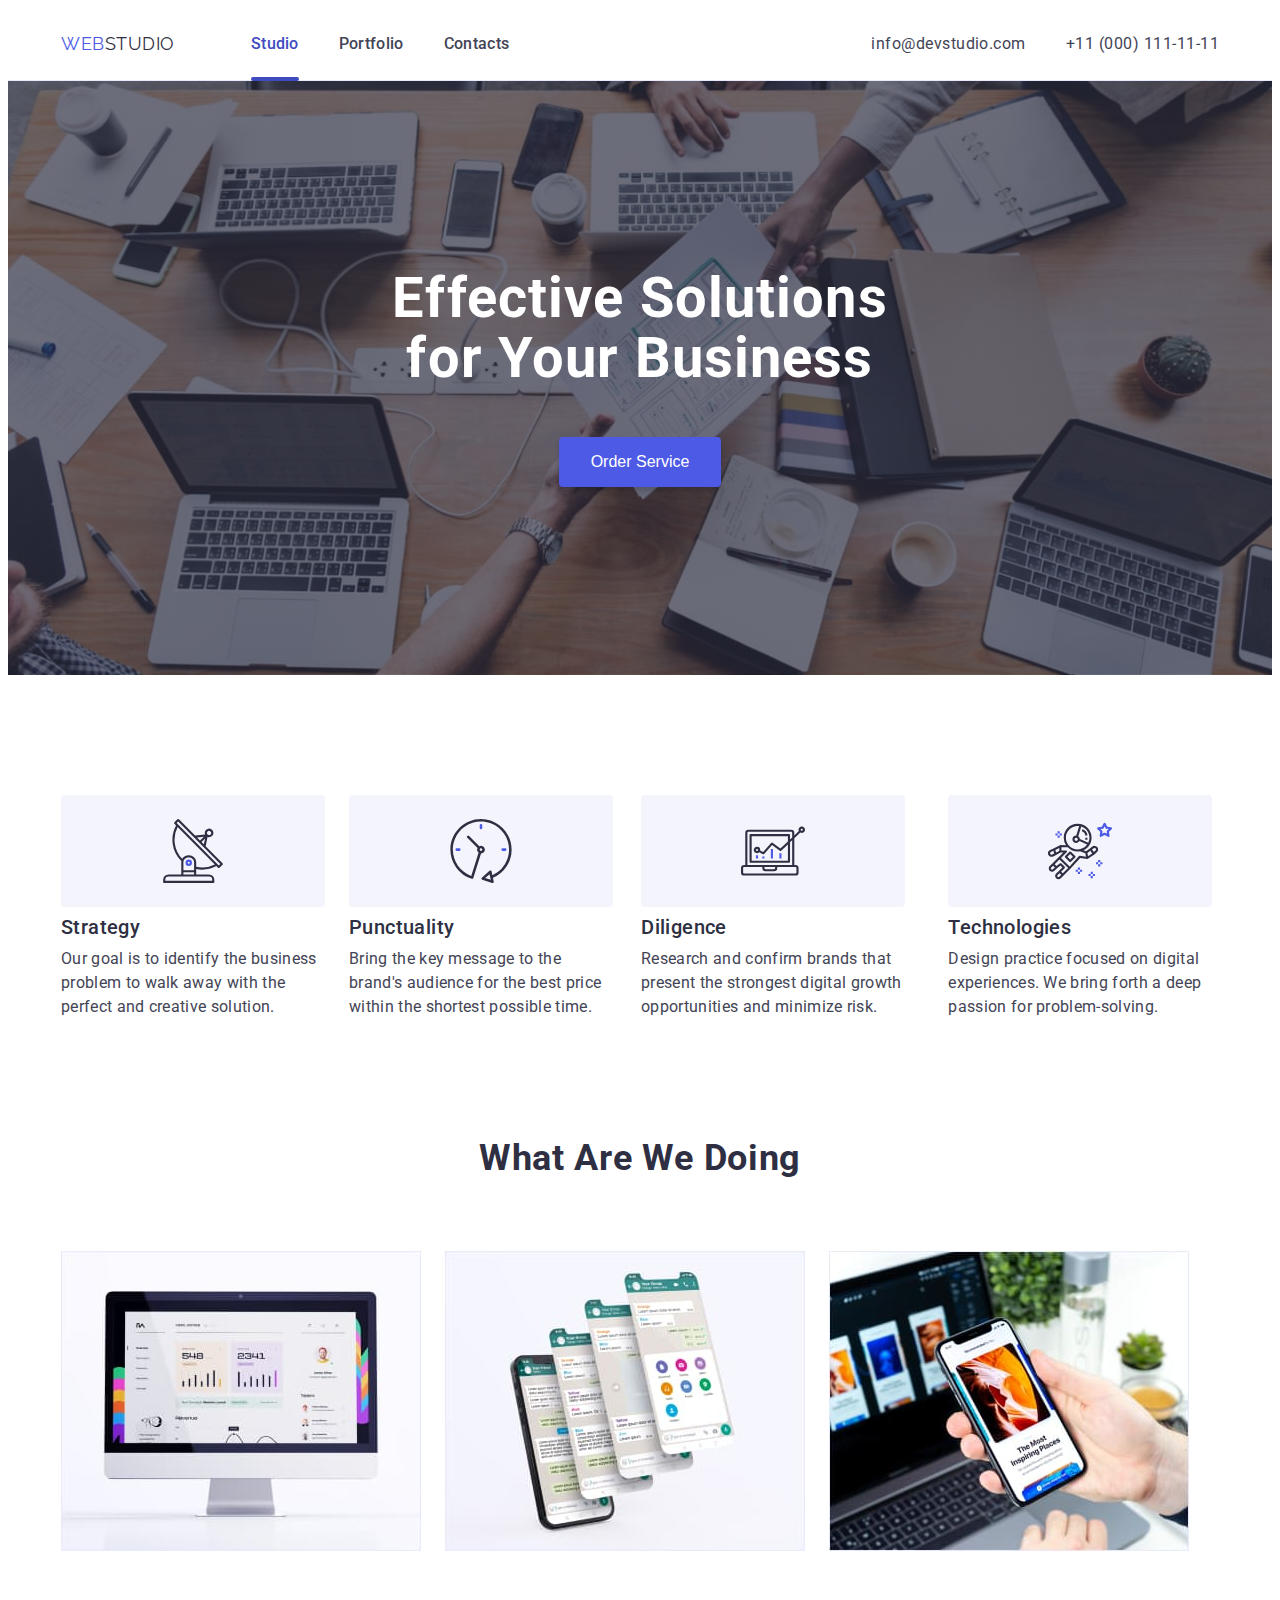
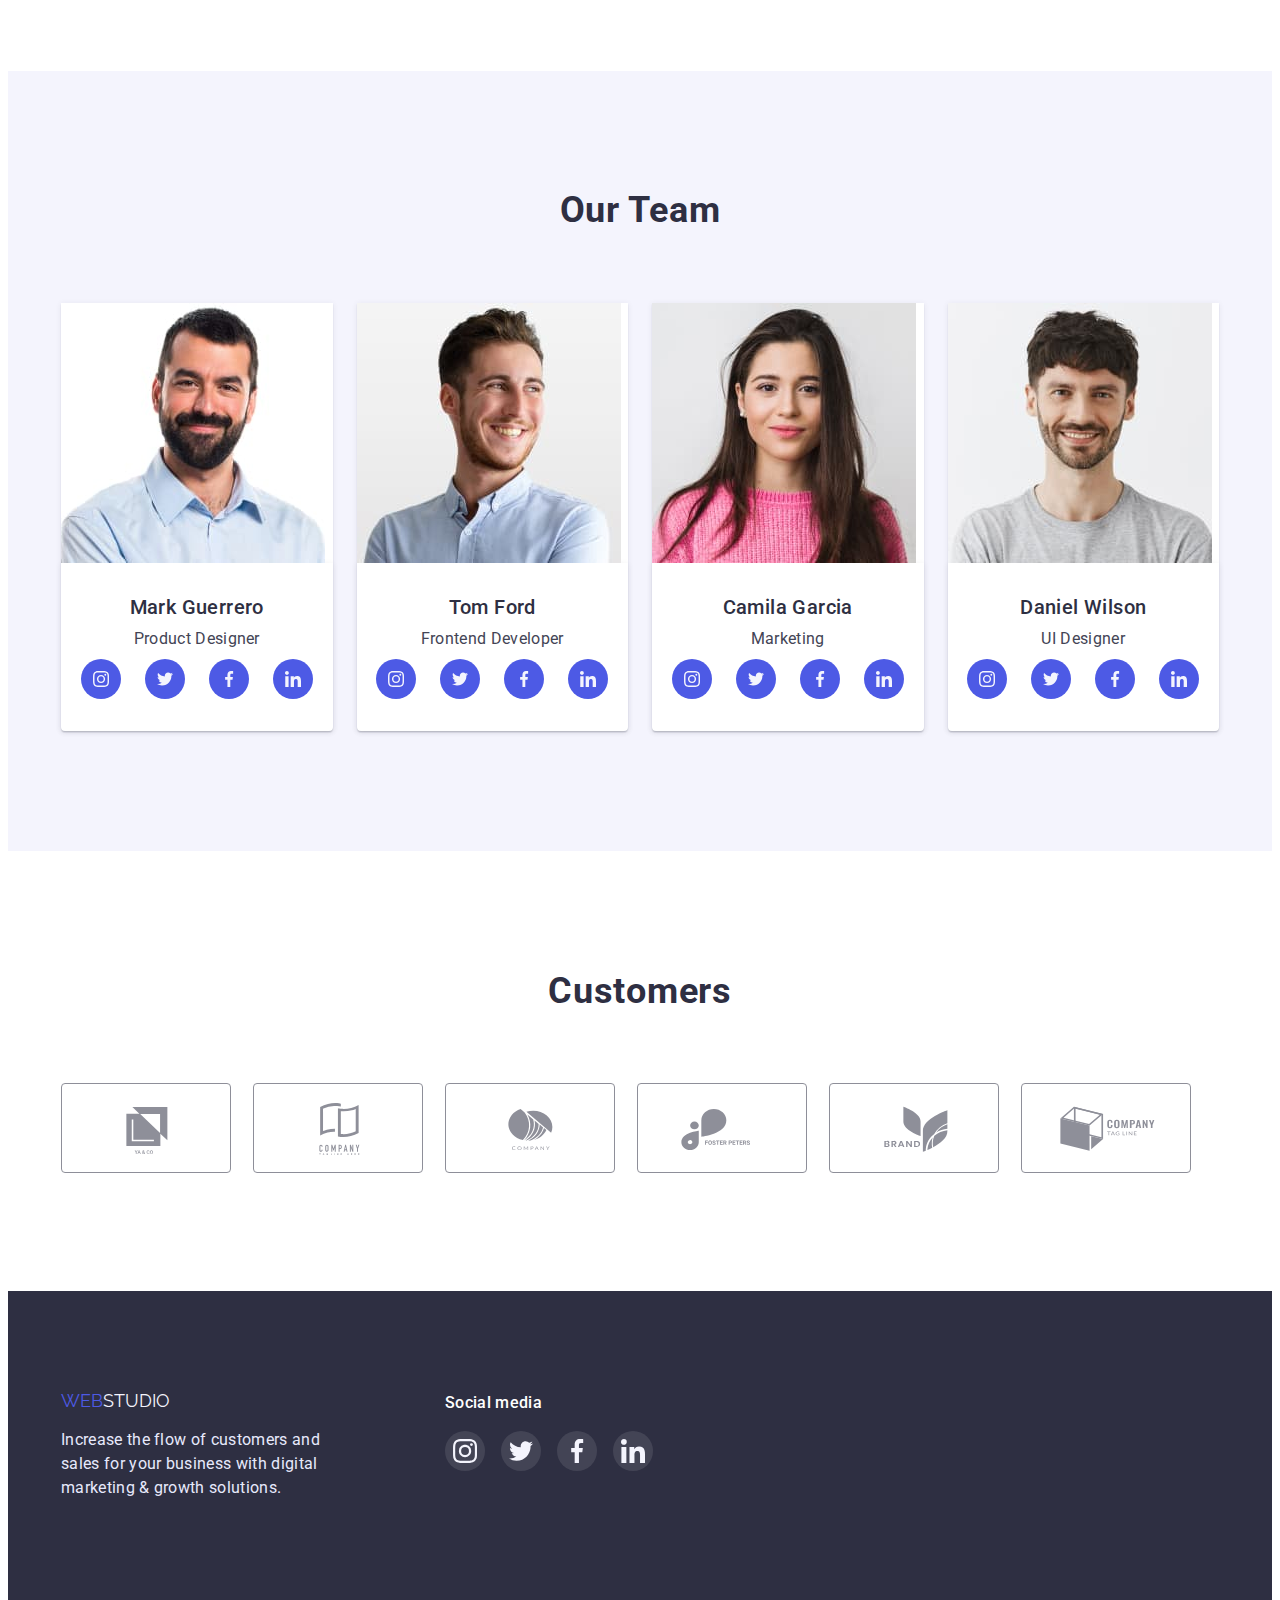
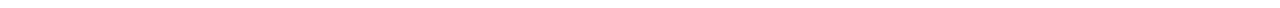
<file: index.html>
<!DOCTYPE html>
<html lang="en">
  <head>
    <meta charset="UTF-8" />
    <meta http-equiv="X-UA-Compatible" content="IE=edge" />
    <meta name="viewport" content="width=device-width, initial-scale=1.0" />
    <title>Document</title>
    <link rel="preconnect" href="https://fonts.googleapis.com" />
    <link rel="preconnect" href="https://fonts.gstatic.com" crossorigin />
    <link
      href="https://fonts.googleapis.com/css2?family=Raleway:wght@800&family=Roboto:wght@400;500;700;900&display=swap"
      rel="stylesheet"
    />
    <link
      rel="stylesheet"
      href="https://cdnjs.cloudflare.com/ajax/libs/modern-normalize/1.1.0/modern-normalize.min.css"
      integrity="sha512-wpPYUAdjBVSE4KJnH1VR1HeZfpl1ub8YT/NKx4PuQ5NmX2tKuGu6U/JRp5y+Y8XG2tV+wKQpNHVUX03MfMFn9Q=="
      crossorigin="anonymous"
      referrerpolicy="no-referrer"
    />
    <link rel="stylesheet" href="./css/styles.css" />
  </head>
  <body>
    <header class="header">
      <div class="container header-container">
        <nav class="nav">
          <a href="./index.html" class="logo link"><span>Web</span>Studio</a>
          <ul class="nav-list list">
            <li class="nav-item active">
              <a class="nav-link link active color" href="./index.html"
                >Studio</a
              >
            </li>
            <li class="nav-item">
              <a class="nav-link link" href="./portfolio.html">Portfolio</a>
            </li>
            <li class="nav-item">
              <a class="nav-link link" href="">Contacts</a>
            </li>
          </ul>
        </nav>
        <address class="address">
          <ul class="address-list list">
            <li class="address-item">
              <a class="address-link link" href="mailto:info@devstudio.com"
                >info@devstudio.com</a
              >
            </li>
            <li class="address-item">
              <a class="address-link link" href="tel:+110001111111"
                >+11 (000) 111-11-11</a
              >
            </li>
          </ul>
        </address>
      </div>
    </header>
    <main>
      <section class="hero">
        <div class="container">
          <h1 class="hero-title">Effective Solutions for Your Business</h1>
          <button type="button" class="Order-Launch" data-modal-open>
            Order Service
          </button>
        </div>
      </section>
      <section class="features">
        <div class="container">
          <h2 class="visually-hidden">Our strategy</h2>
          <ul class="features-list list">
            <li class="features-item">
              <div class="features-icons-list list">
                <svg class="features-icons" Width="64" height="64">
                  <use href="./images/icons.svg#icon-antenna"></use>
                </svg>
              </div>
              <h3 class="features-title">Strategy</h3>
              <p class="features-text">
                Our goal is to identify the business problem to walk away with
                the perfect and creative solution.
              </p>
            </li>
            <li class="features-item">
              <div class="features-icons-list list">
                <svg class="features-icons" Width="64" height="64">
                  <use href="./images/icons.svg#icon-clock"></use>
                </svg>
              </div>
              <h3 class="features-title">Punctuality</h3>
              <p class="features-text">
                Bring the key message to the brand's audience for the best price
                within the shortest possible time.
              </p>
            </li>
            <li class="features-item">
              <div class="features-icons-list list">
                <svg class="features-icons" Width="64" height="64">
                  <use href="./images/icons.svg#icon-diagram"></use>
                </svg>
              </div>
              <h3 class="features-title">Diligence</h3>
              <p class="features-text">
                Research and confirm brands that present the strongest digital
                growth opportunities and minimize risk.
              </p>
            </li>
            <li class="features-item">
              <div class="features-icons-list list">
                <svg class="features-icons" Width="64" height="64">
                  <use href="./images/icons.svg#icon-astronaut"></use>
                </svg>
              </div>
              <h3 class="features-title">Technologies</h3>
              <p class="features-text">
                Design practice focused on digital experiences. We bring forth a
                deep passion for problem-solving.
              </p>
            </li>
          </ul>
        </div>
      </section>
      <section class="content">
        <div class="container">
          <h2 class="content-title">What are we doing</h2>
          <ul class="content-list list">
            <li class="content-item">
              <img
                src="./images/img1.jpg"
                alt="monitore with graphics"
                width="360"
              />
            </li>
            <li class="content-item">
              <img
                src="./images/img2.jpg"
                alt="cellphone with 4 displays"
                width="360"
              />
            </li>
            <li class="content-item">
              <img src="./images/img3.jpg" alt="cellphone" width="360" />
            </li>
          </ul>
        </div>
      </section>
      <section class="aside">
        <div class="container">
          <h2 class="aside-title">Our Team</h2>
          <ul class="aside-list list">
            <li class="aside-item">
              <img
                src="./images/img.jpg"
                class="aside-item-foto"
                alt="Mark Guerrero"
                width="264"
              />
              <div class="container-text">
                <h3 class="aside-name">Mark Guerrero</h3>
                <p class="aside-text">Product Designer</p>
                <ul class="aside-soc-list list">
                  <li class="aside-soc-item">
                    <a href="" class="aside-soc-link link">
                      <svg class="aside-soc-icons" Width="16" height="16">
                        <use href="./images/icons.svg#icon-instagram"></use>
                      </svg>
                    </a>
                  </li>
                  <li class="aside-soc-item">
                    <a href="" class="aside-soc-link link">
                      <svg class="aside-soc-icons" Width="16" height="16">
                        <use href="./images/icons.svg#icon-twitter"></use>
                      </svg>
                    </a>
                  </li>
                  <li class="aside-soc-item">
                    <a href="" class="aside-soc-link link">
                      <svg class="aside-soc-icons" Width="16" height="16">
                        <use href="./images/icons.svg#icon-facebook"></use>
                      </svg>
                    </a>
                  </li>
                  <li class="aside-soc-item">
                    <a href="" class="aside-soc-link link">
                      <svg class="aside-soc-icons" Width="16" height="16">
                        <use href="./images/icons.svg#icon-linkedin"></use>
                      </svg>
                    </a>
                  </li>
                </ul>
              </div>
            </li>
            <li class="aside-item">
              <img
                src="./images/img4.jpg"
                class="aside-item-foto"
                alt="Tom Ford"
                width="264"
              />
              <div class="container-text">
                <h3 class="aside-name">Tom Ford</h3>
                <p class="aside-text">Frontend Developer</p>
                <ul class="aside-soc-list list">
                  <li class="aside-soc-item">
                    <a href="" class="aside-soc-link link">
                      <svg class="aside-soc-icons" Width="16" height="16">
                        <use href="./images/icons.svg#icon-instagram"></use>
                      </svg>
                    </a>
                  </li>
                  <li class="aside-soc-item">
                    <a href="" class="aside-soc-link link">
                      <svg class="aside-soc-icons" Width="16" height="16">
                        <use href="./images/icons.svg#icon-twitter"></use>
                      </svg>
                    </a>
                  </li>
                  <li class="aside-soc-item">
                    <a href="" class="aside-soc-link link">
                      <svg class="aside-soc-icons" Width="16" height="16">
                        <use href="./images/icons.svg#icon-facebook"></use>
                      </svg>
                    </a>
                  </li>
                  <li class="aside-soc-item">
                    <a href="" class="aside-soc-link link">
                      <svg class="aside-soc-icons" Width="16" height="16">
                        <use href="./images/icons.svg#icon-linkedin"></use>
                      </svg>
                    </a>
                  </li>
                </ul>
              </div>
            </li>
            <li class="aside-item">
              <img
                src="./images/img5.jpg"
                class="aside-item-foto"
                alt="Camila Garcia"
                width="264"
              />
              <div class="container-text">
                <h3 class="aside-name">Camila Garcia</h3>
                <p class="aside-text">Marketing</p>
                <ul class="aside-soc-list list">
                  <li class="aside-soc-item">
                    <a href="" class="aside-soc-link link">
                      <svg class="aside-soc-icons" Width="16" height="16">
                        <use href="./images/icons.svg#icon-instagram"></use>
                      </svg>
                    </a>
                  </li>
                  <li class="aside-soc-item">
                    <a href="" class="aside-soc-link link">
                      <svg class="aside-soc-icons" Width="16" height="16">
                        <use href="./images/icons.svg#icon-twitter"></use>
                      </svg>
                    </a>
                  </li>
                  <li class="aside-soc-item">
                    <a href="" class="aside-soc-link link">
                      <svg class="aside-soc-icons" Width="16" height="16">
                        <use href="./images/icons.svg#icon-facebook"></use>
                      </svg>
                    </a>
                  </li>
                  <li class="aside-soc-item">
                    <a href="" class="aside-soc-link link">
                      <svg class="aside-soc-icons" Width="16" height="16">
                        <use href="./images/icons.svg#icon-linkedin"></use>
                      </svg>
                    </a>
                  </li>
                </ul>
              </div>
            </li>
            <li class="aside-item">
              <img
                src="./images/img6.jpg"
                class="aside-item-foto"
                alt="Daniel Wilson"
                width="264"
              />
              <div class="container-text">
                <h3 class="aside-name">Daniel Wilson</h3>
                <p class="aside-text">UI Designer</p>
                <ul class="aside-soc-list list">
                  <li class="aside-soc-item">
                    <a href="" class="aside-soc-link link">
                      <svg class="aside-soc-icons" Width="16" height="16">
                        <use href="./images/icons.svg#icon-instagram"></use>
                      </svg>
                    </a>
                  </li>
                  <li class="aside-soc-item">
                    <a href="" class="aside-soc-link link">
                      <svg class="aside-soc-icons" Width="16" height="16">
                        <use href="./images/icons.svg#icon-twitter"></use>
                      </svg>
                    </a>
                  </li>
                  <li class="aside-soc-item">
                    <a href="" class="aside-soc-link link">
                      <svg class="aside-soc-icons" Width="16" height="16">
                        <use href="./images/icons.svg#icon-facebook"></use>
                      </svg>
                    </a>
                  </li>
                  <li class="aside-soc-item">
                    <a href="" class="aside-soc-link link">
                      <svg class="aside-soc-icons" Width="16" height="16">
                        <use href="./images/icons.svg#icon-linkedin"></use>
                      </svg>
                    </a>
                  </li>
                </ul>
              </div>
            </li>
          </ul>
        </div>
      </section>
      <section class="customers">
        <div class="container">
          <h2 class="customers-title">Customers</h2>
          <ul class="customers-list list">
            <li class="customers-item">
              <a href="" class="customers-link link">
                <svg class="customers-icon" Width="104" height="56">
                  <use
                    class="customers-use"
                    href="./images/icons.svg#icon-Logo1"
                  ></use>
                </svg>
              </a>
            </li>
            <li class="customers-item">
              <a href="" class="customers-link link">
                <svg class="customers-icon" Width="104" height="56">
                  <use
                    class="customers-use"
                    href="./images/icons.svg#icon-Logo2"
                  ></use>
                </svg>
              </a>
            </li>
            <li class="customers-item">
              <a href="" class="customers-link link">
                <svg class="customers-icon" Width="104" height="56">
                  <use
                    class="customers-use"
                    href="./images/icons.svg#icon-Logo3"
                  ></use>
                </svg>
              </a>
            </li>
            <li class="customers-item">
              <a href="" class="customers-link link">
                <svg class="customers-icon" Width="104" height="56">
                  <use
                    class="customers-use"
                    href="./images/icons.svg#icon-Logo4"
                  ></use>
                </svg>
              </a>
            </li>
            <li class="customers-item">
              <a href="" class="customers-link link">
                <svg class="customers-icon" Width="104" height="56">
                  <use
                    class="customers-use"
                    href="./images/icons.svg#icon-Logo5"
                  ></use>
                </svg>
              </a>
            </li>
            <li class="customers-item">
              <a href="" class="customers-link link">
                <svg class="customers-icon" Width="104" height="56">
                  <use
                    class="customers-use"
                    href="./images/icons.svg#icon-Logo6"
                  ></use>
                </svg>
              </a>
            </li>
          </ul>
        </div>
      </section>
    </main>
    <footer class="footer">
      <div class="container footer-container">
        <div class="footer-logo-text">
          <a href="./index.html" class="footer-logo link"
            >Web<span>Studio</span></a
          >
          <p class="footer-text">
            Increase the flow of customers and sales for your business with
            digital marketing & growth solutions.
          </p>
        </div>
        <div class="footer-soc">
          <h4 class="footer-icon-link">Social media</h4>
          <ul class="footer-soc-list list">
            <li class="footer-soc-item">
              <a href="" class="footer-soc-link link">
                <svg class="footer-soc-icons" Width="24" height="24">
                  <use href="./images/icons.svg#icon-instagram"></use>
                </svg>
              </a>
            </li>
            <li class="footer-soc-item">
              <a href="" class="footer-soc-link link">
                <svg class="footer-soc-icons" Width="24" height="24">
                  <use href="./images/icons.svg#icon-twitter"></use>
                </svg>
              </a>
            </li>
            <li class="footer-soc-item">
              <a href="" class="footer-soc-link link">
                <svg class="footer-soc-icons" Width="24" height="24">
                  <use href="./images/icons.svg#icon-facebook"></use>
                </svg>
              </a>
            </li>
            <li class="footer-soc-item">
              <a href="" class="footer-soc-link link">
                <svg class="footer-soc-icons" Width="24" height="24">
                  <use href="./images/icons.svg#icon-linkedin"></use>
                </svg>
              </a>
            </li>
          </ul>
        </div>
      </div>
    </footer>
    <div class="bacdrop is-hidden" data-modal>
      <div class="modal">
        <button type="button" class="modal-close-btn" data-modal-close>
          <svg class="modal-close-icon" Width="8" height="8">
            <use href="./images/icons.svg#icon-close"></use>
          </svg>
        </button>
      </div>
    </div>
    <script src="./js/modal.js"></script>
  </body>
</html>
</file>
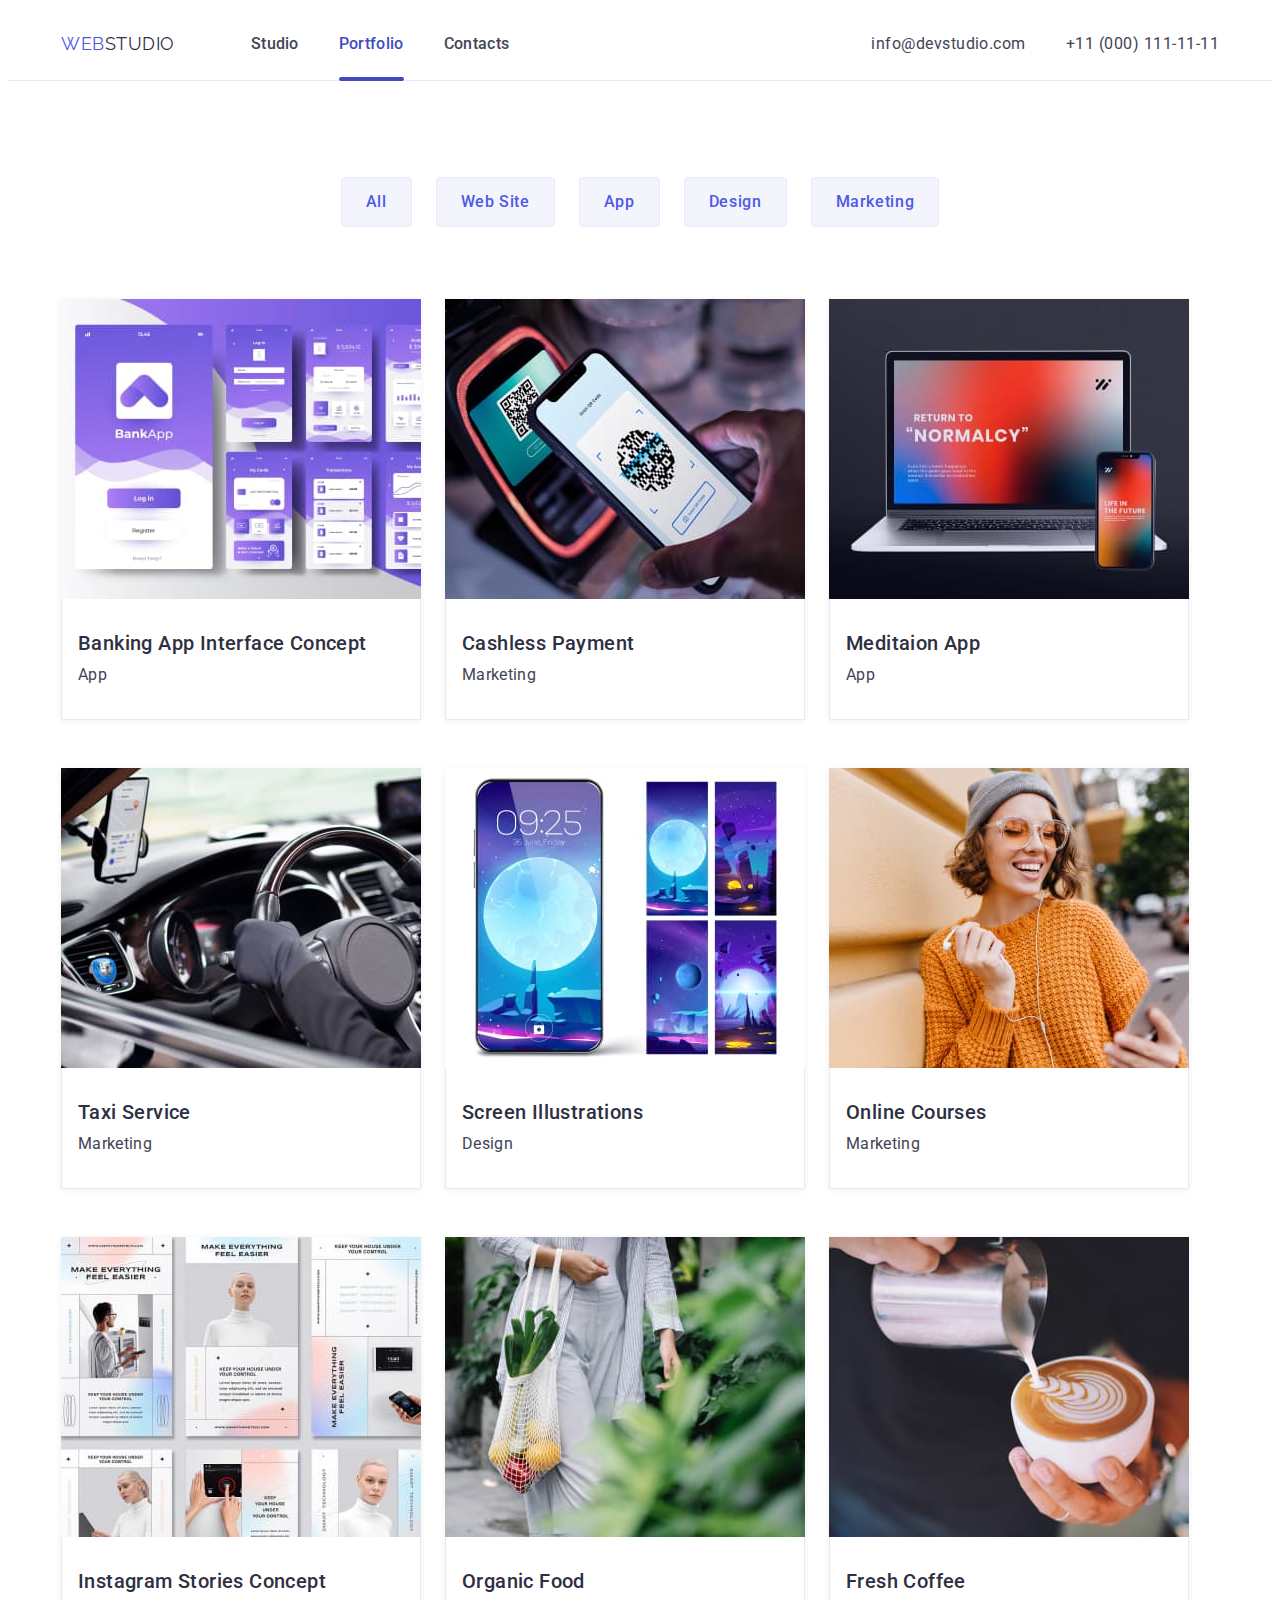
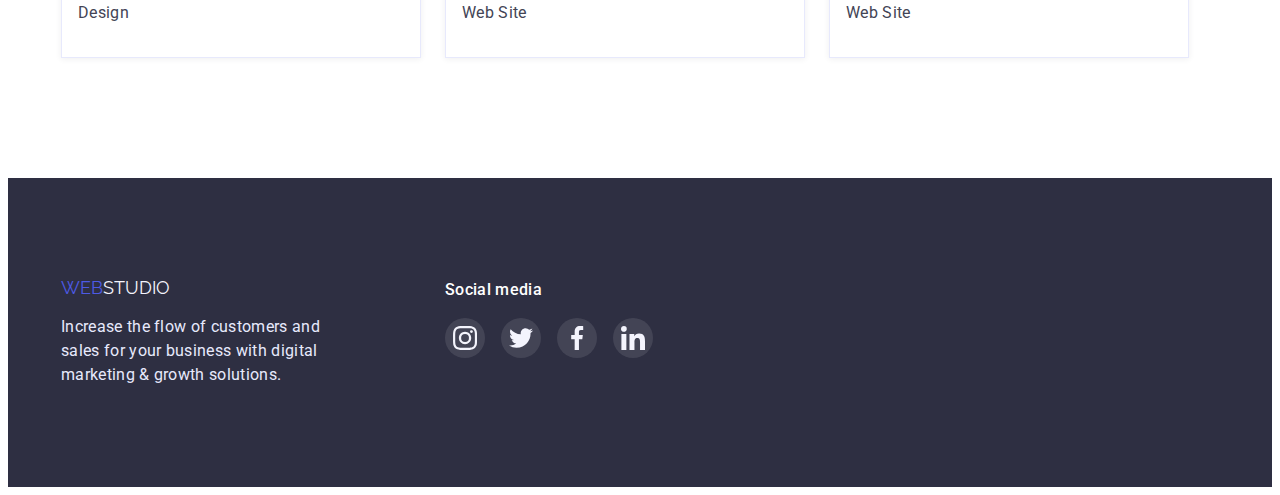
<file: portfolio.html>
<!DOCTYPE html>
<html lang="en">
  <head>
    <meta charset="UTF-8" />
    <meta http-equiv="X-UA-Compatible" content="IE=edge" />
    <meta name="viewport" content="width=device-width, initial-scale=1.0" />
    <title>Document</title>
    <link rel="preconnect" href="https://fonts.googleapis.com" />
    <link rel="preconnect" href="https://fonts.gstatic.com" crossorigin />
    <link
      href="https://fonts.googleapis.com/css2?family=Raleway:wght@800&family=Roboto:wght@400;500;700;900&display=swap"
      rel="stylesheet"
    />
    <link
      rel="stylesheet"
      href="https://cdnjs.cloudflare.com/ajax/libs/modern-normalize/1.1.0/modern-normalize.min.css"
      integrity="sha512-wpPYUAdjBVSE4KJnH1VR1HeZfpl1ub8YT/NKx4PuQ5NmX2tKuGu6U/JRp5y+Y8XG2tV+wKQpNHVUX03MfMFn9Q=="
      crossorigin="anonymous"
      referrerpolicy="no-referrer"
    />
    <link rel="stylesheet" href="./css/styles.css" />
  </head>
  <body>
    <header class="header">
      <div class="container header-container">
        <nav class="nav">
          <a href="./index.html" class="logo link"><span>Web</span>Studio</a>
          <ul class="nav-list list">
            <li class="nav-item">
              <a class="nav-link link" href="./index.html">Studio</a>
            </li>
            <li class="nav-item">
              <a class="nav-link link active color" href="./portfolio.html"
                >Portfolio</a
              >
            </li>
            <li class="nav-item">
              <a class="nav-link link" href="">Contacts</a>
            </li>
          </ul>
        </nav>
        <address class="address">
          <ul class="address-list list">
            <li class="address-item">
              <a class="address-link link" href="mailto:info@devstudio.com"
                >info@devstudio.com</a
              >
            </li>
            <li class="address-item">
              <a class="address-link link" href="tel:+110001111111"
                >+11 (000) 111-11-11</a
              >
            </li>
          </ul>
        </address>
      </div>
    </header>
    <main>
      <section class="filter">
        <div class="container">
          <h1 class="visually-hidden">Filter button</h1>
          <ul class="filter-list list">
            <li class="filter-item">
              <button type="button" class="filter-btn">All</button>
            </li>
            <li class="filter-item">
              <button type="button" class="filter-btn">Web Site</button>
            </li>
            <li class="filter-item">
              <button type="button" class="filter-btn">App</button>
            </li>
            <li class="filter-item">
              <button type="button" class="filter-btn">Design</button>
            </li>
            <li class="filter-item">
              <button type="button" class="filter-btn">Marketing</button>
            </li>
          </ul>
          <ul class="projekt-list list">
            <li class="projekt-item">
              <a href="" class="projekt-link link">
                <div class="projekt-cower-wrap">
                  <img
                    src="./images/imgbankingapp.jpg"
                    alt="Banking App Interface Concept"
                    width="360"
                  />
                  <div class="projekt-cower">
                    <p class="projekt-cower-text">
                      14 Stylish and User-Friendly App Design Concepts · Task
                      Manager App · Calorie Tracker App · Exotic Fruit Ecommerce
                      App · Cloud Storage App
                    </p>
                  </div>
                </div>
                <div class="projekt-wrap">
                  <h2 class="projekt-title">Banking App Interface Concept</h2>
                  <p class="projekt-text">App</p>
                </div>
              </a>
            </li>
            <li class="projekt-item">
              <a href="" class="projekt-link link">
                <div class="projekt-cower-wrap">
                  <img
                    src="./images/imgmarketing.jpg"
                    alt="Cashless Payment"
                    width="360"
                  />
                  <div class="projekt-cower">
                    <p class="projekt-cower-text">
                      14 Stylish and User-Friendly App Design Concepts · Task
                      Manager App · Calorie Tracker App · Exotic Fruit Ecommerce
                      App · Cloud Storage App
                    </p>
                  </div>
                </div>

                <div class="projekt-wrap">
                  <h2 class="projekt-title">Cashless Payment</h2>
                  <p class="projekt-text">Marketing</p>
                </div>
              </a>
            </li>
            <li class="projekt-item">
              <a href="" class="projekt-link link">
                <div class="projekt-cower-wrap">
                  <img
                    src="./images/imgmeditaionapp.jpg"
                    alt="laptop and phone"
                    width="360"
                  />
                  <div class="projekt-cower">
                    <p class="projekt-cower-text">
                      14 Stylish and User-Friendly App Design Concepts · Task
                      Manager App · Calorie Tracker App · Exotic Fruit Ecommerce
                      App · Cloud Storage App
                    </p>
                  </div>
                </div>

                <div class="projekt-wrap">
                  <h2 class="projekt-title">Meditaion App</h2>
                  <p class="projekt-text">App</p>
                </div>
              </a>
            </li>
            <li class="projekt-item">
              <a href="" class="projekt-link link">
                <div class="projekt-cower-wrap">
                  <img src="./images/imgtaxi.jpg" alt="Taxi" width="360" />
                  <div class="projekt-cower">
                    <p class="projekt-cower-text">
                      14 Stylish and User-Friendly App Design Concepts · Task
                      Manager App · Calorie Tracker App · Exotic Fruit Ecommerce
                      App · Cloud Storage App
                    </p>
                  </div>
                </div>

                <div class="projekt-wrap">
                  <h2 class="projekt-title">Taxi Service</h2>
                  <p class="projekt-text">Marketing</p>
                </div>
              </a>
            </li>
            <li class="projekt-item">
              <a href="" class="projekt-link link">
                <div class="projekt-cower-wrap">
                  <img
                    src="./images/imgscreen.jpg"
                    alt="Screen Illustrations"
                    width="360"
                  />
                  <div class="projekt-cower">
                    <p class="projekt-cower-text">
                      14 Stylish and User-Friendly App Design Concepts · Task
                      Manager App · Calorie Tracker App · Exotic Fruit Ecommerce
                      App · Cloud Storage App
                    </p>
                  </div>
                </div>

                <div class="projekt-wrap">
                  <h2 class="projekt-title">Screen Illustrations</h2>
                  <p class="projekt-text">Design</p>
                </div>
              </a>
            </li>
            <li class="projekt-item">
              <a href="" class="projekt-link link">
                <div class="projekt-cower-wrap">
                  <img
                    src="./images/imgonlinecourses.jpg"
                    alt="Online Courses"
                    width="360"
                  />
                  <div class="projekt-cower">
                    <p class="projekt-cower-text">
                      14 Stylish and User-Friendly App Design Concepts · Task
                      Manager App · Calorie Tracker App · Exotic Fruit Ecommerce
                      App · Cloud Storage App
                    </p>
                  </div>
                </div>

                <div class="projekt-wrap">
                  <h2 class="projekt-title">Online Courses</h2>
                  <p class="projekt-text">Marketing</p>
                </div>
              </a>
            </li>
            <li class="projekt-item">
              <a href="" class="projekt-link link">
                <div class="projekt-cower-wrap">
                  <img
                    src="./images/imgconcept.jpg"
                    alt="Instagram Stories"
                    width="360"
                  />
                  <div class="projekt-cower">
                    <p class="projekt-cower-text">
                      14 Stylish and User-Friendly App Design Concepts · Task
                      Manager App · Calorie Tracker App · Exotic Fruit Ecommerce
                      App · Cloud Storage App
                    </p>
                  </div>
                </div>

                <div class="projekt-wrap">
                  <h2 class="projekt-title">Instagram Stories Concept</h2>
                  <p class="projekt-text">Design</p>
                </div>
              </a>
            </li>
            <li class="projekt-item">
              <a href="" class="projekt-link link">
                <div class="projekt-cower-wrap">
                  <img
                    src="./images/imgfood.jpg"
                    alt="Organic Food"
                    width="360"
                  />
                  <div class="projekt-cower">
                    <p class="projekt-cower-text">
                      14 Stylish and User-Friendly App Design Concepts · Task
                      Manager App · Calorie Tracker App · Exotic Fruit Ecommerce
                      App · Cloud Storage App
                    </p>
                  </div>
                </div>

                <div class="projekt-wrap">
                  <h2 class="projekt-title">Organic Food</h2>
                  <p class="projekt-text">Web Site</p>
                </div>
              </a>
            </li>
            <li class="projekt-item">
              <a href="" class="projekt-link link">
                <div class="projekt-cower-wrap">
                  <img src="./images/imgcoffee.jpg" alt="Coffee" width="360" />
                  <div class="projekt-cower">
                    <p class="projekt-cower-text">
                      14 Stylish and User-Friendly App Design Concepts · Task
                      Manager App · Calorie Tracker App · Exotic Fruit Ecommerce
                      App · Cloud Storage App
                    </p>
                  </div>
                </div>

                <div class="projekt-wrap">
                  <h2 class="projekt-title">Fresh Coffee</h2>
                  <p class="projekt-text">Web Site</p>
                </div>
              </a>
            </li>
          </ul>
        </div>
      </section>
    </main>
    <footer class="footer">
      <div class="container footer-container">
        <div class="footer-logo-text">
          <a href="./index.html" class="footer-logo link"
            >Web<span>Studio</span></a
          >
          <p class="footer-text">
            Increase the flow of customers and sales for your business with
            digital marketing & growth solutions.
          </p>
        </div>
        <div class="footer-soc">
          <h4 class="footer-icon-link">Social media</h4>
          <ul class="footer-soc-list list">
            <li class="footer-soc-item">
              <a href="" class="footer-soc-link link">
                <svg class="footer-soc-icons" Width="24" height="24">
                  <use href="./images/icons.svg#icon-instagram"></use>
                </svg>
              </a>
            </li>
            <li class="footer-soc-item">
              <a href="" class="footer-soc-link link">
                <svg class="footer-soc-icons" Width="24" height="24">
                  <use href="./images/icons.svg#icon-twitter"></use>
                </svg>
              </a>
            </li>
            <li class="footer-soc-item">
              <a href="" class="footer-soc-link link">
                <svg class="footer-soc-icons" Width="24" height="24">
                  <use href="./images/icons.svg#icon-facebook"></use>
                </svg>
              </a>
            </li>
            <li class="footer-soc-item">
              <a href="" class="footer-soc-link link">
                <svg class="footer-soc-icons" Width="24" height="24">
                  <use href="./images/icons.svg#icon-linkedin"></use>
                </svg>
              </a>
            </li>
          </ul>
        </div>
      </div>
    </footer>
  </body>
</html>
</file>
<file: css/styles.css>
/*основной цвет заголовков #2E2F42;*/
/*другорядний текст #434455*/
/*фон */

:root {
    --hover-transition: 250ms cubic-bezier(0.4, 0, 0.2, 1);
    --main-title-color: #2E2F42;
    --main-text-color: #434455;
    --active-btn-color: #404BBF;
    --akcent-btn-color: #4D5AE5;
    --body-background-color: #FFFFFF;
    --item-bg-color: #F4F4FD;
    --l-hero-gra: linear-gradient( rgba(46, 47, 66, 0.7), rgba(46, 47, 66, 0.7))
     
}

.link {
    text-decoration: none;
}

.list{
    list-style: none;
}


.visually-hidden {
    position: absolute;
    width: 1px;
    height: 1px;
    margin: -1px;
    border: 0;
    padding: 0;

    white-space: nowrap;
    clip-path: inset(100%);
    clip: rect(0 0 0 0);
    overflow: hidden;
}

p,
h1,
h2,
h3,
h4,
h5,
h6 {
    margin: 0;
}

ul {
    margin: 0;
    padding: 0;
}

.container {
    width: 1158px;
    padding-left: 15px;
    padding-right: 15px;
    margin-left: auto;
    margin-right: auto
}

img {
    display: block;
    max-width: 100%;
    height: auto;
}

body {
    font-family: 'Roboto', sans-serif;
    font-size: 16px;
    color: var(--main-title-color);
    background: #FFFFFF;
}


    

/*----------HEADER-------------*/

.header {
    border-bottom: 1px solid #E7E9FC;
}

.header-container {
    display: flex;
    align-items: center;
}

.logo link {
    font-size: 18px;
    line-height: 1.33;
    display: flex;
    align-items: center;
    letter-spacing: 0.03em;
    text-transform: uppercase;
    color: #2E2F42;
}

.logo > span {
    color: #4D5AE5;
    
}

.logo {
    padding-top: 24px;
    padding-bottom: 24px;
    font-family: 'Raleway';
    font-style: normal;
    font-weight: 400;
    font-size: 18px;
    line-height: 1.33;
    color: #2E2F42;
    letter-spacing: 0.03em;
    text-transform: uppercase;
    margin-right: 76px;
}

/*----------NAV-------------*/

.nav-link {
    position: relative;
    display: block;
    font-weight: 500;
    font-size: 16px;
    line-height: 1.5;
    letter-spacing: 0.02em; 
    color: #2E2F42;
    color: var(--main-text-color);
    padding-top: 24px;
    padding-bottom: 24px;
    transition: color var(--hover-transition);
}

.color {
    color: var(--active-btn-color);
}

.nav-link::after {
    content: '';
    display: block;
    position: absolute;
    width: 100%;
    height: 4px;
    bottom: -1px;
    background: #404BBF;
    border-radius: 2px;
    transition: var(--hover-transition);
    
    opacity: 0;
}

.nav-link:is(:hover, :focus)::after{
    content: '';
    display: block;
    position: absolute;
    width: 100%;
    height: 4px;
    bottom: -1px;
    background: #404BBF;
    border-radius: 2px;
    opacity: 1;
    
}

.nav-link.active::after {
    content: '';
    display: block;
    position: absolute;
    width: 100%;
    height: 4px;
    bottom: -1px;
    background: #404BBF;
    border-radius: 2px;
    opacity: 1;
}



.nav-link:hover,
.nav-link:focus{
    color:var(--active-btn-color);
    
}

.nav-list {
    display: flex;
    gap: 40px;
}

.nav {
    display: flex;
    align-items: center;
    margin-right: auto;
}


/*----------ADDRESS-------------*/



.address-link {
    display: block;
    padding-top: 24px;
    padding-bottom: 24px;
    font-style: normal;
    line-height: 1.5;
    letter-spacing: 0.03em;
    transition: color var(--hover-transition);
    color: var(--main-text-color)
    
}



.address-list {
    gap: 40px;
    display: flex;
}


.address-link:hover,
.address-link:focus {
    color: var(--active-btn-color);
}

/*----------HERO-------------*/

.hero {
    background-image: var(--l-hero-gra) , 
    url(../images/people-office\ 1.jpg);
    max-width: 1440px;
    margin-left: auto;
    margin-right: auto;
    background-repeat: no-repeat;
    background-position: center;
    background-size: cover;
    background-color: #2E2F42;
    padding-top: 188px;
    padding-bottom: 188px;
}

.hero-title {
    width: 496px;
    margin-left: auto;
    margin-right: auto;
    font-weight: 700;
    font-size: 56px;
    line-height: 1.07;
    letter-spacing: 0.02em;
    color: var(--body-background-color);
    text-align: center;
    min-width: 494px;
    
}



.Order-Launch {
    font-size: 16px;
    color: var(--body-background-color);
    background-color: var(--akcent-btn-color);
    box-shadow: 0px 4px 4px rgba(0, 0, 0, 0.15);
    border-radius: 4px;
    padding: 16px 32px;
    margin-top: 48px;
    margin-left: auto;
    margin-right: auto;
    display: block;
    border: none;
    cursor: pointer;
    transition: background-color var(--hover-transition);
}

.Order-Launch:hover,
.Order-Launch:focus{
    background: var(--active-btn-color);
}

/*----------FEATURES-------------*/

.features {
    padding-top: 120px;
    padding-bottom: 120px;
    
}

.features-list {
    display: flex;
    gap: 24px;
}

.features-item {
    width: calc((100% - 3 * 24) / 4);
}

.features-title {
    font-size: 20px;
    line-height: 1.2;
    font-weight: 500;
    letter-spacing: 0.02em;
    color: var(--main-title-color);
    margin-bottom: 8px;
}

.features-text {
    letter-spacing: 0.02em;
    line-height: 1.5;
    color: var(--main-text-color);
    margin-top: 8px;
}

.features-icons-list {
    width: 264px;
    height: 112px;
    border-radius: 4px;
    background-color: var(--item-bg-color);
    margin-bottom: 8px;
    display: flex;
    justify-content: center;
    align-items: center;
}

.list {}

.features-icons-item {}

/*----------CONTENT-------------*/

.content {
    padding-bottom: 120px;
}

.content-title {
    font-size: 36px;
    line-height: 1.11;
    text-align: center;
    letter-spacing: 0.02em;
    text-transform: capitalize;
    color: var(--main-title-color);
    margin-bottom: 72px;
}

.content-list {
    display: flex;
    gap: 24px;
}

.content-item {
    width: calc((100% - 2 * 24) / 3);
}

/*----------ASIDE-------------*/

.aside { 
    background: #F4F4FD;
    padding-top: 120px;
    padding-bottom: 120px;
}

.aside-item {
    background: var(--body-background-color);
    width: calc((100% - 3 * 24px) / 4);
    border-radius: 0px 0px 4px 4px;
    box-shadow: 0px 1px 6px rgba(46, 47, 66, 0.08),
    0px 1px 1px rgba(46, 47, 66, 0.16),
    0px 2px 1px rgba(46, 47, 66, 0.08);
}



.container-text {
    padding: 32px 16px;
    box-shadow: 0px 1px 6px rgba(46, 47, 66, 0.08);
}

.aside-list {
    display: flex;
    gap: 24px;
}


.aside-title {
    font-weight: 700;
    font-size: 36px;
    line-height: 1.11;
    text-align: center;
    letter-spacing: 0.02em;
    text-transform: capitalize;
    color: var(--main-title-color);
    margin-bottom: 72px;
}

.aside-name {
    text-align: center;
    font-weight: 500;
    font-size: 20px;
    line-height: 1.2;
    color: var(--main-title-color);
    letter-spacing: 0.02em;
    margin-bottom: 8px;
}

.aside-text {
    font-size: 16px;
    line-height: 1.5;
    text-align: center;
    letter-spacing: 0.02em;
    color: var(--main-text-color);
    margin-bottom: 8px;
}

.aside-soc-list {
    display: flex;
    justify-content: center;
    gap: 24px;
}

.aside-soc-item {
    width: 40px;
    height: 40px;
    
}

.aside-soc-link:hover,
.aside-soc-link:focus{
    background-color: var(--active-btn-color);
}

.aside-soc-link {
    width: 100%;
    height: 100%;
    border-radius: 50%;
    background-color: var(--akcent-btn-color);
    display: flex;
    justify-content: center;
    align-items: center;
    transition: background-color var(--hover-transition);
}



/*----------Customers-------------*/
.customers {
    padding-top: 120px;
    padding-bottom: 120px;
}



.customers-title {
    font-size: 36px;
    line-height: 40px;
    text-align: center;
    letter-spacing: 0.02em;
    text-transform: capitalize;
    color: var(--main-title-color);
    margin-bottom: 72px;
}

.customers-list {
    display: flex;
    gap: 24px;
}

.customers-item {
    width: 168px;
    height: 88px;
}

.customers-link {
    width: 100%;
    height: 100%;
    border: 1px solid #8e8f99;
    border-radius: 4px;
    display: flex;
    justify-content: center;
    align-items: center;
    transition: border-color var(--hover-transition);
}



.customers-icon {
    fill: #8E8F99;
    transition: fill var(--hover-transition);
}

.customers-link:is(:hover, :focus) {
    border-color: var(--active-btn-color);
    
}

.customers-link:is(:hover, :focus) .customers-icon {
    fill: var(--active-btn-color);
    
}





/*----------FOOTER-------------*/

.footer-logo {
    font-family: 'Raleway';
    font-size: 18px;
    line-height: 1.16;
    color: var(--akcent-btn-color);
    text-transform: uppercase;
}

.footer-logo > span {
    color: #F4F4FD;
}

.footer-text {
    font-size: 16px;
    line-height: 1.5;
    color: #E7E9FC;
    letter-spacing: 0.02em;
    margin-top: 16px;
}

.footer {
    background: #2E2F42;
    padding-top: 100px;
    padding-bottom: 100px;
}

.footer-logo-text {
    width: 264px;
    display: block;
}

.footer-soc {
    display: block;
    flex-direction: column;
    width: 208px;
    height: 80px;
    margin-left: 120px;
}

.footer-icon-link {
    font-weight: 500;
    font-size: 16px;
    line-height: 1.5;
    letter-spacing: 0.02em;
    color: var(--body-background-color);
    margin-bottom: 16px;
    display: flex;
    
}

.footer-soc-list {
    display: flex;
    justify-content: center;
    gap: 16px;
}


.footer-soc-item {
    width: 40px;
    height: 40px;
    
}

.footer-soc-link:hover,
.footer-soc-link:focus {
    background-color: #31D0AA;
}

.footer-container{
    display: flex;
}

.footer-soc-link {
    width: 100%;
    height: 100%;
    border-radius: 50%;
    background-color: rgba(255, 255, 255, 0.1);
    display: flex;
    justify-content: center;
    align-items: center;
    transition: background-color var(--hover-transition);
}

/*----------PORTFOLIO-------------*/

/*----------FILTER-------------*/

.filter {
   padding-top: 96px; 
   padding-bottom: 120px;
}

.filter-list {
    display: flex;
    justify-content: center;
    gap: 24px;
}

.filter-item {
}

.filter-btn {
    font-weight: 500;
    font-size: 16px;
    line-height: 1.5;
    font-family: inherit;
    background: #F4F4FD;
    color: var(--akcent-btn-color);
    cursor: pointer;
    letter-spacing: 0.04em;
    padding: 12px 24px;
    border-radius: 4px;
    border: 1px solid #E7E9FC;
    transition: background var(--hover-transition),
     color var(--hover-transition),
      border-color var(--hover-transition),
       box-shadow var(--hover-transition);
}

.filter-btn:hover,
.filter-btn:focus {
    background: var(--active-btn-color);
    color: var(--body-background-color);
    border-color:transparent ;
    box-shadow: 0px 3px 1px rgba(0, 0, 0, 0.1),
     0px 2px 1px rgba(0, 0, 0, 0.08),
      0px 2px 2px rgba(0, 0, 0, 0.12);
}

/*----------PROJEKT-------------*/

.projekt-list {
    display: flex;
    flex-wrap: wrap;
    margin-top: 72px;
    gap: 48px 24px;
}

.projekt-item {
    width: 360px;
    box-shadow: 0px 1px 6px rgba(46, 47, 66, 0.08);
}



.projekt-link {
    display: block; 
    width: 100%;
    height: 100%;
    transition: box-shadow var(--hover-transition);
}

.projekt-cower-wrap {
    position: relative;
    overflow: hidden;
}

.projekt-cower {
    position: absolute;
    top: 0;
    padding: 40px;
    color: var(--item-bg-color);
    background-color: var(--akcent-btn-color);
    height: 100%;
    transform: translateY(100%);
    transition: transform var(--hover-transition);
    overflow: auto;
}

.projekt-cower-text {
    font-size: 16px;
    line-height: 1.5;
    letter-spacing: 0.02em;
}


.projekt-item:hover .projekt-cower,
.projekt-item:focus .projekt-cower {
    transform: translateY(0);
}



.projekt-title {
    font-size: 20px;
    line-height: 1.2;
    font-weight: 500;
    color: var(--main-title-color);
    letter-spacing: 0.02em;
}

.projekt-text {
    font-size: 16px;
    line-height: 1.5;
    color: #434455;
    margin-top: 8px;
    letter-spacing: 0.02em;
}


.projekt-link:hover,
.projekt-link:focus{
    box-shadow: 0px 1px 6px rgba(46, 47, 66, 0.08),
    0px 1px 1px rgba(46, 47, 66, 0.16),
    0px 2px 1px rgba(46, 47, 66, 0.08);
}

.projekt-wrap {
    border: 1px solid #E7E9FC;
    border-top: none;
    padding: 32px 16px;

}

/*---------MODAL-------------*/



.bacdrop {
    position: fixed;
    top: 0;
    width: 100%;
    height: 100%;
    background-color: rgba(46, 47, 66, 0.4);
    transition: opacity var(--hover-transition), visibility var(--hover-transition);
}

.is-hidden {
    opacity: 0;
    visibility: hidden;
    pointer-events: none;
    
}

.modal {
    position: absolute;
    width: 408px;
    min-height: 576px;
    left: 50%;
    top: 50%;
    padding: 24px;
    background-color: #FCFCFC;
    box-shadow: 0px 1px 1px rgba(0, 0, 0, 0.14),
    0px 1px 3px rgba(0, 0, 0, 0.12),
    0px 2px 1px rgba(0, 0, 0, 0.2);
    border-radius: 4px;
    transform: translate(-50%, -50%) scaley(1);
    transition: transform var(--hover-transition);
}

.bacdrop.is-hidden .modal {
    transform: translate(-50%, -50%) scaley(0);
}

.modal-close-btn {
    position: absolute;
    display: flex;
    align-items: center;
    justify-content: center;
    width: 24px;
    height: 24px;
    top: 24px;
    right: 24px;
    padding: 0;
    cursor: pointer;
    background: #E7E9FC;
    border: 1px solid rgba(0, 0, 0, 0.1);
    border-radius: 50%;
    transition: background-color var(--hover-transition),
    fill var(--hover-transition) ;
}

.modal-close-btn:hover {
    background-color: var(--active-btn-color);
    fill: var(--body-background-color);
}
</file>
